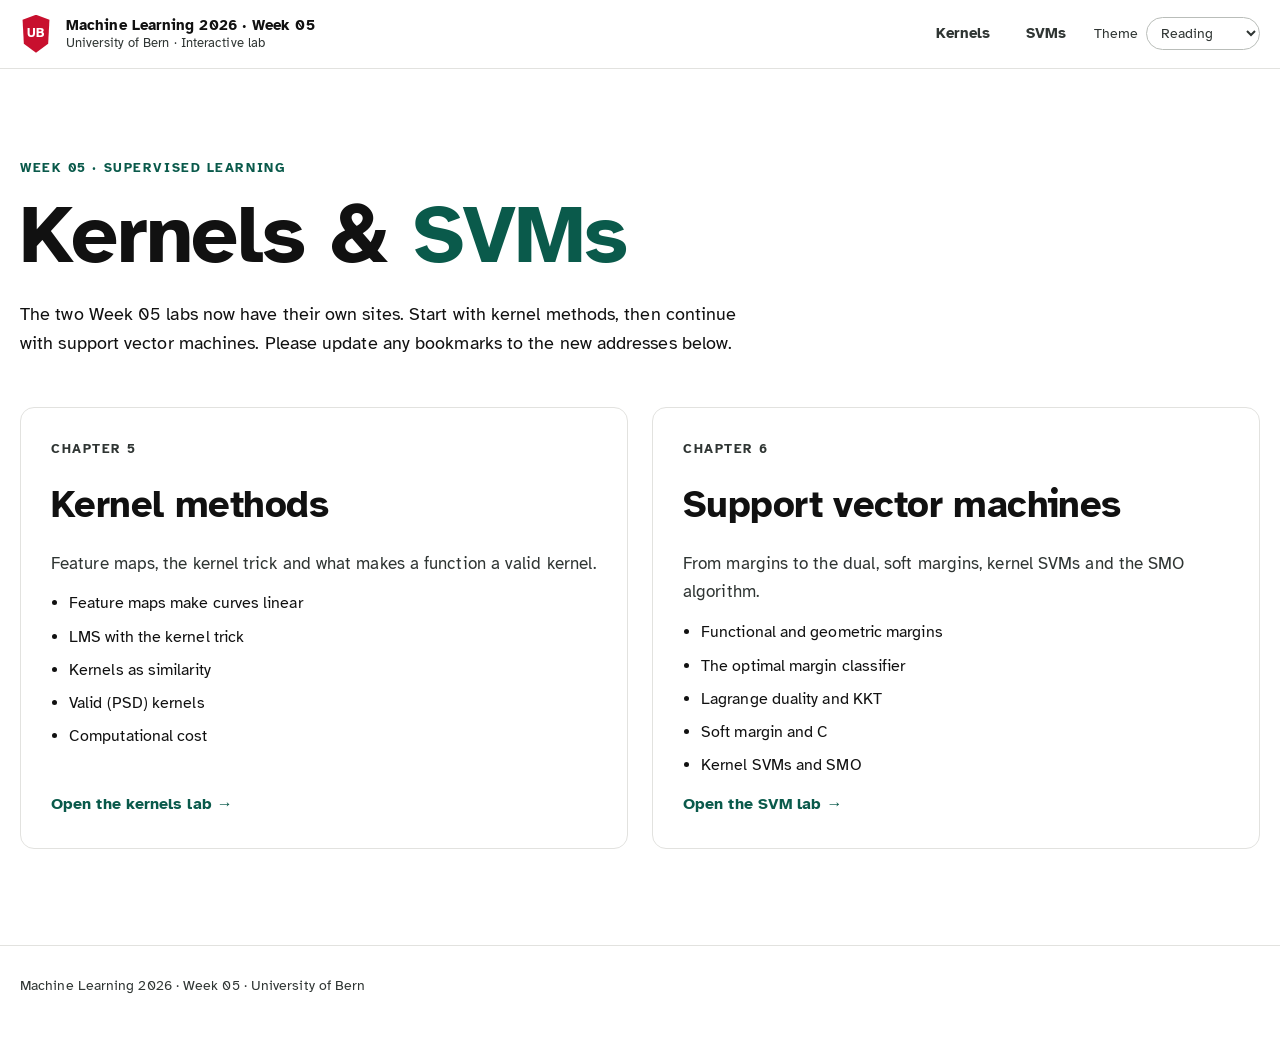
<file: index.html>
<!doctype html>
<html lang="en">
<head>
<meta charset="utf-8">
<meta name="viewport" content="width=device-width, initial-scale=1, viewport-fit=cover">
<title>Week 05 Interactive Labs</title>
<meta name="description" content="Interactive labs for Machine Learning 2026, Week 05: kernel methods and support vector machines.">
<link rel="preconnect" href="https://fonts.googleapis.com">
<link rel="preconnect" href="https://fonts.gstatic.com" crossorigin>
<link rel="stylesheet" href="https://fonts.googleapis.com/css2?family=Atkinson+Hyperlegible:ital,wght@0,400;0,700;1,400&family=Geist:wght@400;500;600;700&family=Geist+Mono:wght@400;600&family=Newsreader:ital,opsz,wght@0,6..72,400;0,6..72,500;1,6..72,400&display=swap">
<script>var t="reading";try{t=localStorage.getItem("w05-theme")||t;}catch(e){}if(t!=="auto")document.documentElement.setAttribute("data-theme",t);</script>
<style>
/* Layout: sticky course header → hero with module sequence → tabbed lab modules (controls left, plots right) → worked questions.
   Visual system: calm paper background, solid white surfaces, high-contrast ink, one deep-teal accent, blue/orange classes. */
:root {
  --bg: #f4f5f2;
  --surface: #ffffff;
  --surface-2: #f8f9f7;
  --fg: #16201c;
  --muted: #45534d;
  --faint: #66746e;
  --line: #dfe3df;
  --line-strong: #c9cfca;
  --header: rgba(244, 245, 242, .94);
  --primary: #0e6656;
  --primary-hover: #0b5547;
  --primary-soft: #e6f2ee;
  --primary-ink: #ffffff;
  --pos: #2160c4;
  --neg: #d9700f;
  --pos-soft: #e8effa;
  --neg-soft: #fcf1e6;
  --bad: #b8322a;
  --good: #1b7d52;
  --crest: #c8102e;
  --plot-bg: #ffffff;
  --plot-grid: rgba(22, 32, 28, .07);
  --plot-axis: rgba(22, 32, 28, .4);
  --plot-ink: #33413b;
  --shadow: 0 1px 2px rgba(22, 32, 28, .05), 0 6px 24px rgba(22, 32, 28, .06);
  --font-display: 'Newsreader', Georgia, 'Times New Roman', serif;
  --font-body: 'Geist', 'Helvetica Neue', Arial, sans-serif;
  --font-mono: 'Geist Mono', ui-monospace, 'SF Mono', Menlo, monospace;
  --radius: 14px;
}
@media (prefers-color-scheme: dark) {
  :root:not([data-theme="light"]):not([data-theme="reading"]) {
    --bg: #111614;
    --surface: #181f1c;
    --surface-2: #1d2521;
    --fg: #e9efec;
    --muted: #b6c3bd;
    --faint: #93a29b;
    --line: #2a3430;
    --line-strong: #3a4641;
    --header: rgba(17, 22, 20, .94);
    --primary: #4fc4a3;
    --primary-hover: #6dd3b6;
    --primary-soft: #1a302a;
    --primary-ink: #08140f;
    --pos: #74a8ff;
    --neg: #f5a24f;
    --pos-soft: #1b2638;
    --neg-soft: #33261a;
    --bad: #ff8577;
    --good: #66d6a2;
    --crest: #e0344d;
    --plot-bg: #161d1a;
    --plot-grid: rgba(233, 239, 236, .07);
    --plot-axis: rgba(233, 239, 236, .38);
    --plot-ink: #c8d4ce;
    --shadow: 0 1px 2px rgba(0, 0, 0, .3), 0 6px 24px rgba(0, 0, 0, .25);
    color-scheme: dark;
  }
}
:root[data-theme="dark"] {
  --bg: #111614;
  --surface: #181f1c;
  --surface-2: #1d2521;
  --fg: #e9efec;
  --muted: #b6c3bd;
  --faint: #93a29b;
  --line: #2a3430;
  --line-strong: #3a4641;
  --header: rgba(17, 22, 20, .94);
  --primary: #4fc4a3;
  --primary-hover: #6dd3b6;
  --primary-soft: #1a302a;
  --primary-ink: #08140f;
  --pos: #74a8ff;
  --neg: #f5a24f;
  --pos-soft: #1b2638;
  --neg-soft: #33261a;
  --bad: #ff8577;
  --good: #66d6a2;
  --crest: #e0344d;
  --plot-bg: #161d1a;
  --plot-grid: rgba(233, 239, 236, .07);
  --plot-axis: rgba(233, 239, 236, .38);
  --plot-ink: #c8d4ce;
  --shadow: 0 1px 2px rgba(0, 0, 0, .3), 0 6px 24px rgba(0, 0, 0, .25);
  color-scheme: dark;
}

/* Reading theme: white page, near-black ink, flat surfaces and a typeface designed for legibility */
:root[data-theme="reading"] {
  --bg: #ffffff;
  --surface: #ffffff;
  --surface-2: #f7f7f5;
  --fg: #111111;
  --muted: #2f3533;
  --faint: #4d5552;
  --line: #e2e2df;
  --line-strong: #b9bdb9;
  --header: rgba(255, 255, 255, .97);
  --primary: #0a5a4b;
  --primary-hover: #074538;
  --primary-soft: #edf5f2;
  --primary-ink: #ffffff;
  --pos: #1a56b8;
  --neg: #c25a00;
  --pos-soft: #eef3fb;
  --neg-soft: #fdf3ea;
  --bad: #a8261e;
  --good: #136b44;
  --plot-bg: #ffffff;
  --plot-grid: rgba(0, 0, 0, .08);
  --plot-axis: rgba(0, 0, 0, .5);
  --plot-ink: #1f2422;
  --shadow: none;
  --font-body: 'Atkinson Hyperlegible', 'Helvetica Neue', Arial, sans-serif;
  --font-display: 'Atkinson Hyperlegible', 'Helvetica Neue', Arial, sans-serif;
  color-scheme: light;
}
:root[data-theme="reading"] body { font-size: 17px; line-height: 1.7; letter-spacing: .005em; }
:root[data-theme="reading"] .hero h1,
:root[data-theme="reading"] .module-heading h2,
:root[data-theme="reading"] .questions h2,
:root[data-theme="reading"] .lab-card h2 { font-weight: 700; letter-spacing: -.015em; }
:root[data-theme="reading"] .hero h1 em { font-style: normal; }
:root[data-theme="reading"] .module-heading p.lead,
:root[data-theme="reading"] .hero-copy { font-size: 18px; color: var(--fg); }
:root[data-theme="reading"] .explainer p,
:root[data-theme="reading"] .status,
:root[data-theme="reading"] .steps li,
:root[data-theme="reading"] .takeaway { font-size: 17px; }
:root[data-theme="reading"] .hint,
:root[data-theme="reading"] .ctl-label,
:root[data-theme="reading"] .check,
:root[data-theme="reading"] .legend { font-size: 15.5px; }
:root[data-theme="reading"] .eyebrow,
:root[data-theme="reading"] .kicker,
:root[data-theme="reading"] .toolbar,
:root[data-theme="reading"] .controls h3,
:root[data-theme="reading"] .readout dt,
:root[data-theme="reading"] .plot-cell .cap,
:root[data-theme="reading"] .result > span,
:root[data-theme="reading"] .takeaway > span,
:root[data-theme="reading"] .explainer > span { font-size: 13px; }
:root[data-theme="reading"] .lab-module,
:root[data-theme="reading"] .q,
:root[data-theme="reading"] .hero-card,
:root[data-theme="reading"] .module-nav { border-color: var(--line-strong); }

/* Theme picker */
.theme-pick { display: inline-flex; align-items: center; gap: 8px; font-size: 14px; color: var(--muted); }
.theme-pick select { width: auto; padding: 6px 30px 6px 10px; font-size: 14px; border-radius: 999px; background-color: var(--surface); }
.header-right { display: flex; align-items: center; gap: 12px; flex-wrap: wrap; justify-content: flex-end; }
@media (max-width: 640px) { .theme-pick > span { display: none; } .theme-pick select { padding: 5px 8px; font-size: 13px; } }

* { box-sizing: border-box; }
[hidden] { display: none !important; }
html { scroll-behavior: smooth; -webkit-text-size-adjust: 100%; }
@media (prefers-reduced-motion: reduce) { html { scroll-behavior: auto; } * { transition: none !important; } }
body {
  margin: 0;
  color: var(--fg);
  background: var(--bg);
  font: 16px/1.65 var(--font-body);
  -webkit-font-smoothing: antialiased;
}
button, input, select { font: inherit; color: inherit; }
button { cursor: pointer; }
a { color: var(--primary); text-underline-offset: 2px; }
:focus-visible { outline: 2px solid var(--primary); outline-offset: 2px; }
.wrap {
  max-width: 1360px; margin: 0 auto;
  padding-left: max(20px, env(safe-area-inset-left, 0px));
  padding-right: max(20px, env(safe-area-inset-right, 0px));
}

/* Header */
.site-header {
  position: sticky; top: env(safe-area-inset-top, 0px); z-index: 30;
  border-bottom: 1px solid var(--line);
  background: var(--header); backdrop-filter: blur(10px); -webkit-backdrop-filter: blur(10px);
}
.site-header .wrap { display: flex; align-items: center; justify-content: space-between; gap: 16px; padding-block: 12px; }
.brand { display: flex; align-items: center; gap: 14px; min-width: 0; text-decoration: none; color: inherit; }
.crest {
  flex: 0 0 auto; display: grid; place-items: center; width: 32px; height: 38px; color: #fff; background: var(--crest);
  clip-path: polygon(50% 0, 92% 13%, 88% 76%, 50% 100%, 12% 76%, 8% 13%);
  font: 600 13px/1 var(--font-display); letter-spacing: .02em;
}
.brand-text { display: flex; flex-direction: column; min-width: 0; line-height: 1.35; }
.brand-text strong { font-size: 15px; white-space: nowrap; overflow: hidden; text-overflow: ellipsis; }
.brand-text span { font-size: 13px; color: var(--muted); }
.site-nav { display: flex; gap: 6px; flex-wrap: wrap; justify-content: flex-end; }
.site-nav a {
  padding: 8px 14px; border-radius: 999px; color: var(--muted); text-decoration: none; font-size: 15px; font-weight: 600;
  border: 1px solid transparent;
}
.site-nav a:hover { background: var(--surface); color: var(--fg); }
.site-nav a[aria-current="page"] { color: var(--primary); border-color: var(--line); background: var(--surface); }

/* Hero */
.hero { display: grid; grid-template-columns: minmax(0, 1fr) 360px; gap: clamp(28px, 6vw, 80px); align-items: end; padding-block: clamp(48px, 7vw, 88px) 48px; }
.eyebrow, .kicker { margin: 0 0 14px; color: var(--primary); font-size: 13px; font-weight: 700; letter-spacing: .12em; text-transform: uppercase; }
.hero h1 { margin: 0; font-family: var(--font-display); font-weight: 400; font-size: clamp(44px, 6.5vw, 84px); line-height: 1; letter-spacing: -.03em; text-wrap: balance; }
.hero h1 em { font-style: italic; color: var(--primary); }
.hero-copy { max-width: 62ch; margin: 24px 0 0; color: var(--muted); font-size: clamp(17px, 1.5vw, 19px); line-height: 1.65; }
.hero-card { padding: 22px 24px; border: 1px solid var(--line); border-radius: var(--radius); background: var(--surface); box-shadow: var(--shadow); }
.hero-card > span { color: var(--faint); font-size: 12px; font-weight: 700; letter-spacing: .12em; text-transform: uppercase; }
.hero-card ol { display: grid; margin: 10px 0 0; padding: 0; list-style: none; }
.hero-card li { display: flex; gap: 14px; align-items: baseline; padding: 11px 0; border-top: 1px solid var(--line); font-size: 16px; }
.hero-card li:first-child { border-top: 0; }
.hero-card b { flex: 0 0 2.4em; color: var(--primary); font: 600 13px var(--font-mono); }
.hero-card a { color: inherit; text-decoration: none; }
.hero-card a:hover { color: var(--primary); text-decoration: underline; }

/* Module tabs */
.module-nav {
  display: grid; grid-template-columns: repeat(var(--tabs, 5), minmax(0, 1fr)); gap: 6px; margin-bottom: 24px; padding: 6px;
  border: 1px solid var(--line); border-radius: calc(var(--radius) + 4px); background: var(--surface);
}
.module-nav button {
  display: flex; flex-direction: column; align-items: flex-start; gap: 2px; min-height: 64px; padding: 10px 16px;
  border: 0; border-radius: var(--radius); color: var(--muted); background: transparent; text-align: left; transition: background .15s ease;
}
.module-nav button:hover { background: var(--surface-2); color: var(--fg); }
.module-nav button[aria-selected="true"] { color: var(--primary-ink); background: var(--primary); }
.module-nav strong { font-size: 16px; line-height: 1.3; }
.module-nav small { font-size: 12px; font-weight: 650; letter-spacing: .06em; text-transform: uppercase; opacity: .85; }

.lab-module { padding: clamp(22px, 4vw, 48px); border: 1px solid var(--line); border-radius: calc(var(--radius) + 8px); background: var(--surface); box-shadow: var(--shadow); }
.module-heading { display: flex; justify-content: space-between; gap: 36px; align-items: flex-start; margin-bottom: 32px; }
.module-heading > div { min-width: 0; }
.module-heading h2 { margin: 0 0 14px; font-family: var(--font-display); font-weight: 400; font-size: clamp(32px, 3.6vw, 46px); letter-spacing: -.02em; line-height: 1.1; text-wrap: balance; }
.module-heading p.lead { max-width: 68ch; margin: 0; color: var(--muted); font-size: 17px; line-height: 1.7; }
.callout { flex: 0 0 auto; max-width: 400px; padding: 16px 20px; border: 1px solid var(--line); border-radius: var(--radius); background: var(--surface-2); color: var(--fg); font-size: 15px; }
.callout .src { display: block; margin-top: 6px; color: var(--faint); font-size: 13px; }

.preset-row { display: flex; flex-wrap: wrap; gap: 8px; align-items: center; margin-bottom: 16px; }
.preset-row > span { margin-right: 6px; color: var(--faint); font-size: 12px; font-weight: 700; letter-spacing: .1em; text-transform: uppercase; }
.chip {
  padding: 8px 15px; border: 1px solid var(--line-strong); border-radius: 999px; background: var(--surface); font-size: 14.5px; font-weight: 550;
}
.chip:hover { border-color: var(--primary); color: var(--primary); }
.chip[aria-pressed="true"] { border-color: var(--primary); color: var(--primary-ink); background: var(--primary); }
.explainer { margin: 0 0 28px; padding: 16px 22px; border-left: 4px solid var(--primary); border-radius: 0 var(--radius) var(--radius) 0; background: var(--primary-soft); }
.explainer > span { display: block; margin-bottom: 6px; color: var(--primary); font-size: 12px; font-weight: 750; letter-spacing: .1em; text-transform: uppercase; }
.explainer p { max-width: 95ch; margin: 0; font-size: 16px; line-height: 1.65; }

.lab-layout { display: grid; grid-template-columns: minmax(270px, 330px) minmax(0, 1fr); gap: 24px; }
.glass { border: 1px solid var(--line); border-radius: var(--radius); background: var(--surface); }
.controls { display: flex; flex-direction: column; gap: 22px; padding: 22px 22px 24px; min-width: 0; background: var(--surface-2); }
.controls h3 { margin: 4px 0 -6px; font-size: 12px; font-weight: 750; letter-spacing: .1em; text-transform: uppercase; color: var(--faint); }
.controls h3:first-child { margin-top: 0; }
.ctl { display: grid; gap: 8px; }
.ctl-label { display: flex; justify-content: space-between; align-items: baseline; gap: 10px; font-size: 14.5px; color: var(--muted); }
.ctl-label i { color: var(--primary); font: italic 600 17px var(--font-display); margin-right: 5px; }
.ctl-label output { color: var(--fg); font: 600 14px var(--font-mono); font-variant-numeric: tabular-nums; white-space: nowrap; }
.ctl.is-disabled { opacity: .45; }
input[type="range"] { width: 100%; accent-color: var(--primary); margin: 0; height: 24px; }
select { width: 100%; padding: 9px 12px; border: 1px solid var(--line-strong); border-radius: 10px; background: var(--surface); font-size: 15px; }
.seg { display: flex; flex-wrap: wrap; gap: 4px; padding: 4px; border: 1px solid var(--line-strong); border-radius: 12px; background: var(--surface); }
.seg button { flex: 1 1 auto; padding: 8px 10px; border: 0; border-radius: 9px; background: transparent; color: var(--muted); font-size: 14px; font-weight: 600; }
.seg button:hover { color: var(--fg); }
.seg button[aria-pressed="true"] { background: var(--primary); color: var(--primary-ink); }
.check { display: flex; gap: 10px; align-items: center; font-size: 15px; color: var(--fg); }
.check input { accent-color: var(--primary); width: 18px; height: 18px; flex: 0 0 auto; }
.btn-row { display: flex; flex-wrap: wrap; gap: 8px; }
.btn { padding: 9px 15px; border: 1px solid var(--line-strong); border-radius: 10px; background: var(--surface); font-size: 14.5px; font-weight: 600; }
.btn:hover { border-color: var(--primary); color: var(--primary); }
.btn.primary { border-color: var(--primary); background: var(--primary); color: var(--primary-ink); }
.btn.primary:hover { background: var(--primary-hover); color: var(--primary-ink); }
.btn:disabled { opacity: .45; cursor: default; }
.hint { margin: 0; color: var(--muted); font-size: 14px; line-height: 1.6; }

.visual { min-width: 0; overflow: hidden; display: flex; flex-direction: column; }
.toolbar { display: flex; justify-content: space-between; align-items: center; flex-wrap: wrap; gap: 8px 20px; padding: 14px 20px; border-bottom: 1px solid var(--line); color: var(--faint); font-size: 12px; font-weight: 700; letter-spacing: .08em; text-transform: uppercase; }
.legend { display: flex; flex-wrap: wrap; gap: 8px 16px; text-transform: none; letter-spacing: 0; font-weight: 500; font-size: 14px; color: var(--muted); }
.legend span { display: inline-flex; align-items: center; gap: 7px; }
.sw { display: inline-block; width: 12px; height: 12px; border-radius: 50%; }
.sw.pos { background: var(--pos); }
.sw.neg { background: var(--neg); border-radius: 2px; }
.sw.line { width: 20px; height: 0; border-radius: 0; border-top: 2px solid var(--fg); }
.sw.dash { width: 20px; height: 0; border-radius: 0; border-top: 2px dashed var(--muted); }
.sw.sv { background: transparent; border: 2px solid var(--fg); }
.plots { display: grid; gap: 1px; background: var(--line); }
.plots.two { grid-template-columns: minmax(0, 1.35fr) minmax(0, 1fr); }
.plots.two-even { grid-template-columns: repeat(2, minmax(0, 1fr)); }
.plot-cell { position: relative; min-width: 0; background: var(--plot-bg); }
.plot-cell .cap { position: absolute; left: 14px; top: 9px; font-size: 12px; font-weight: 700; letter-spacing: .06em; text-transform: uppercase; color: var(--faint); pointer-events: none; }
canvas.plot { display: block; width: 100%; aspect-ratio: 4 / 3; touch-action: none; }
canvas.plot.wide { aspect-ratio: 16 / 9; }
canvas.plot.short { aspect-ratio: 5 / 2; }
canvas.plot.square { aspect-ratio: 1 / 1; }
canvas.plot.static { touch-action: auto; }

.readout { display: grid; grid-template-columns: repeat(auto-fit, minmax(170px, 1fr)); gap: 1px; background: var(--line); border-top: 1px solid var(--line); }
.readout div { padding: 14px 18px; background: var(--surface); min-width: 0; }
.readout dt { margin: 0; color: var(--faint); font-size: 12px; font-weight: 700; letter-spacing: .06em; text-transform: uppercase; }
.readout dd { margin: 4px 0 0; font: 600 16px var(--font-mono); font-variant-numeric: tabular-nums; overflow-wrap: anywhere; }
.status { padding: 16px 20px; border-top: 1px solid var(--line); font-size: 16px; line-height: 1.65; color: var(--fg); background: var(--surface-2); }
.status b.ok { color: var(--good); }
.status b.bad { color: var(--bad); }
.tag { display: inline-block; padding: 1px 7px; border-radius: 6px; font: 600 12px var(--font-mono); }
.tag.ok { color: var(--good); background: color-mix(in srgb, var(--good) 14%, transparent); }
.tag.bad { color: var(--bad); background: color-mix(in srgb, var(--bad) 14%, transparent); }

.mat-wrap { overflow-x: auto; padding: 16px 20px; }
table.mat { border-collapse: collapse; font: 13.5px var(--font-mono); font-variant-numeric: tabular-nums; }
table.mat td, table.mat th { padding: 6px 10px; text-align: right; border: 1px solid var(--line); }
table.mat th { color: var(--faint); font-weight: 600; background: var(--surface-2); }

.math-block { overflow-x: auto; overflow-y: hidden; padding: 2px 0; }
mjx-container[display="true"] { margin: .6em 0 !important; }

/* Questions */
.questions { padding-block: 72px 96px; }
.questions > header { max-width: 70ch; margin-bottom: 28px; }
.questions h2 { margin: 0 0 12px; font-family: var(--font-display); font-weight: 400; font-size: clamp(32px, 3.6vw, 46px); letter-spacing: -.02em; }
.questions > header p { margin: 0; color: var(--muted); font-size: 17px; }
.q-list { display: grid; gap: 16px; }
.q { border: 1px solid var(--line); border-radius: var(--radius); background: var(--surface); box-shadow: var(--shadow); }
.q > summary { display: grid; grid-template-columns: auto minmax(0, 1fr) auto; gap: 18px; align-items: baseline; padding: 22px 26px; cursor: pointer; list-style: none; }
.q > summary:hover .q-toggle { color: var(--primary); }
.q > summary::-webkit-details-marker { display: none; }
.q-id { font: 600 14px var(--font-mono); color: var(--primary); }
.q-title { font-size: 18px; font-weight: 600; line-height: 1.45; }
.q-title small { display: block; margin-top: 6px; color: var(--muted); font-size: 15.5px; font-weight: 400; line-height: 1.6; }
.q-toggle { color: var(--faint); font-size: 14px; font-weight: 650; white-space: nowrap; }
.q[open] .q-toggle::after { content: ' ▴'; }
.q:not([open]) .q-toggle::after { content: ' ▾'; }
.q-body { display: grid; grid-template-columns: minmax(0, 1.1fr) minmax(0, 1fr); gap: 36px; padding: 8px 26px 28px; border-top: 1px solid var(--line); margin-top: -4px; padding-top: 24px; }
.q-body > * { min-width: 0; }
.steps { margin: 0; padding: 0; list-style: none; counter-reset: step; display: grid; gap: 16px; }
.steps li { counter-increment: step; position: relative; padding-left: 40px; font-size: 16px; line-height: 1.7; }
.steps li::before { content: counter(step); position: absolute; left: 0; top: 2px; display: grid; place-items: center; width: 26px; height: 26px; border-radius: 50%; background: var(--primary-soft); color: var(--primary); font: 600 13px var(--font-mono); }
.q-side { display: flex; flex-direction: column; gap: 16px; }
.result { padding: 16px 20px; border: 1px solid var(--line); border-radius: var(--radius); background: var(--surface-2); font-size: 15.5px; line-height: 1.7; }
.result > span, .takeaway > span { display: block; margin-bottom: 6px; font-size: 12px; font-weight: 750; letter-spacing: .09em; text-transform: uppercase; color: var(--faint); }
.takeaway { padding: 16px 20px; border-left: 4px solid var(--neg); border-radius: 0 var(--radius) var(--radius) 0; background: var(--neg-soft); font-size: 16px; line-height: 1.65; }
.q-side canvas.plot { border-radius: var(--radius); border: 1px solid var(--line); background: var(--plot-bg); }

footer.site-footer { padding-block: 28px 44px; border-top: 1px solid var(--line); color: var(--muted); font-size: 14px; }
footer.site-footer .wrap { display: flex; flex-wrap: wrap; justify-content: space-between; gap: 12px; }

@media (max-width: 1080px) {
  .hero { grid-template-columns: 1fr; }
  .module-nav { grid-template-columns: repeat(3, minmax(0, 1fr)); }
  .lab-layout { grid-template-columns: 1fr; }
  .plots.two { grid-template-columns: 1fr; }
  .q-body { grid-template-columns: 1fr; gap: 24px; }
}
@media (max-width: 640px) {
  body { font-size: 15.5px; }
  .module-heading { flex-direction: column; gap: 20px; margin-bottom: 24px; }
  .callout { max-width: 100%; align-self: stretch; }
  .module-nav { grid-template-columns: repeat(2, minmax(0, 1fr)); }
  .plots.two-even { grid-template-columns: 1fr; }
  .site-nav a.opt { display: none; }
  .site-nav a { padding: 6px 10px; font-size: 14px; }
  .brand-text span { display: none; }
  .q > summary { grid-template-columns: auto minmax(0, 1fr); padding: 18px 18px; }
  .q-toggle { grid-column: 2; }
  .q-body { padding: 20px 18px 22px; }
  .lab-module { padding: 18px; border-radius: var(--radius); }
  .controls { padding: 18px; }
}

/* Keep wide equations inside their boxes on narrow screens */
.callout { min-width: 0; overflow-x: auto; overflow-y: hidden; }
mjx-container[display="true"] { max-width: 100%; overflow-x: auto; overflow-y: hidden; }
.steps li, .q-title, .result, .takeaway, .lead, .explainer p, .hint, .status { min-width: 0; overflow-x: auto; overflow-y: hidden; }

</style>
<style>
  .lab-cards { display: grid; grid-template-columns: repeat(2, minmax(0, 1fr)); gap: 24px; padding-bottom: 96px; }
  .lab-card { display: flex; flex-direction: column; gap: 12px; padding: 30px; border: 1px solid var(--line); border-radius: var(--radius); background: var(--surface); box-shadow: var(--shadow); color: inherit; text-decoration: none; transition: transform .15s ease, border-color .15s ease; }
  .lab-card:hover { transform: translateY(-2px); border-color: var(--primary); }
  .lab-card h2 { margin: 0; font-family: var(--font-display); font-weight: 400; font-size: clamp(28px, 3vw, 40px); letter-spacing: -.02em; }
  .lab-card p { margin: 0; color: var(--muted); }
  .lab-card ul { margin: 0; padding-left: 18px; color: var(--fg); font-size: 16px; display: grid; gap: 6px; }
  .lab-card .go { margin-top: auto; color: var(--primary); font-weight: 650; font-size: 16px; }
  @media (max-width: 760px) { .lab-cards { grid-template-columns: 1fr; } }
</style>
</head>
<body>
<header class="site-header">
  <div class="wrap">
    <a class="brand" href="./">
      <span class="crest" aria-hidden="true">UB</span>
      <span class="brand-text"><strong>Machine Learning 2026 · Week 05</strong><span>University of Bern · Interactive lab</span></span>
    </a>
    <div class="header-right">
      <nav class="site-nav" aria-label="Labs">
      <a href="https://sebastian-stapf.github.io/ml2026-week05-kernels/">Kernels</a>
      <a href="https://sebastian-stapf.github.io/ml2026-week05-svm/">SVMs</a>
    </nav>
      <label class="theme-pick"><span>Theme</span>
        <select id="theme-select" aria-label="Colour theme">
          <option value="auto">Auto</option>
          <option value="light">Light</option>
          <option value="reading">Reading</option>
          <option value="dark">Dark</option>
        </select>
      </label>
    </div>
  </div>
</header>
<main>
  <section class="wrap hero" style="grid-template-columns: 1fr">
    <div>
      <p class="eyebrow">Week 05 · Supervised learning</p>
      <h1>Kernels &amp; <em>SVMs</em></h1>
      <p class="hero-copy">The two Week 05 labs now have their own sites. Start with kernel methods, then continue with support vector machines. Please update any bookmarks to the new addresses below.</p>
    </div>
  </section>
  <section class="wrap lab-cards">
    <a class="lab-card" href="https://sebastian-stapf.github.io/ml2026-week05-kernels/">
      <p class="kicker" style="margin:0">Chapter 5</p>
      <h2>Kernel methods</h2>
      <p>Feature maps, the kernel trick and what makes a function a valid kernel.</p>
      <ul>
        <li>Feature maps make curves linear</li>
        <li>LMS with the kernel trick</li>
        <li>Kernels as similarity</li>
        <li>Valid (PSD) kernels</li>
        <li>Computational cost</li>
      </ul>
      <span class="go">Open the kernels lab →</span>
    </a>
    <a class="lab-card" href="https://sebastian-stapf.github.io/ml2026-week05-svm/">
      <p class="kicker" style="margin:0">Chapter 6</p>
      <h2>Support vector machines</h2>
      <p>From margins to the dual, soft margins, kernel SVMs and the SMO algorithm.</p>
      <ul>
        <li>Functional and geometric margins</li>
        <li>The optimal margin classifier</li>
        <li>Lagrange duality and KKT</li>
        <li>Soft margin and C</li>
        <li>Kernel SVMs and SMO</li>
      </ul>
      <span class="go">Open the SVM lab →</span>
    </a>
  </section>
</main>
<footer class="site-footer">
  <div class="wrap"><span>Machine Learning 2026 · Week 05 · University of Bern</span></div>
</footer>
<script>
/* Shared helpers for the Week 05 interactive labs: plotting on canvas, dragging,
   tabs, small linear algebra, kernels and an SMO solver for the SVM dual. */
(function () {
  'use strict';
  const L = {};
  window.Lab = L;

  L.$ = (s, r = document) => r.querySelector(s);
  L.$$ = (s, r = document) => Array.from(r.querySelectorAll(s));
  L.css = name => getComputedStyle(document.documentElement).getPropertyValue(name).trim();
  L.clamp = (v, a, b) => Math.max(a, Math.min(b, v));
  L.fmt = (v, d = 3) => {
    if (!isFinite(v)) return v > 0 ? '∞' : v < 0 ? '−∞' : '—';
    const s = Math.abs(v) >= 1e4 || (Math.abs(v) > 0 && Math.abs(v) < 1e-3) ? v.toExponential(2) : v.toFixed(d);
    return s.replace('-', '−');
  };
  L.rgb = name => {
    const s = L.css(name);
    if (s.startsWith('#')) {
      const h = s.length === 4 ? s.slice(1).split('').map(c => c + c).join('') : s.slice(1, 7);
      return [parseInt(h.slice(0, 2), 16), parseInt(h.slice(2, 4), 16), parseInt(h.slice(4, 6), 16)];
    }
    const m = s.match(/[\d.]+/g) || [0, 0, 0];
    return [+m[0], +m[1], +m[2]];
  };
  L.reducedMotion = () => matchMedia('(prefers-reduced-motion: reduce)').matches;

  /* ---------- theme change → redraw ---------- */
  const themeListeners = new Set();
  L.onTheme = fn => themeListeners.add(fn);
  const fireTheme = () => themeListeners.forEach(f => f());
  matchMedia('(prefers-color-scheme: dark)').addEventListener('change', fireTheme);
  new MutationObserver(fireTheme).observe(document.documentElement, { attributes: true, attributeFilter: ['data-theme'] });
  if (document.fonts) { document.fonts.addEventListener('loadingdone', fireTheme); document.fonts.ready.then(fireTheme); }

  /* ---------- theme picker (Auto / Light / Reading / Dark); Reading is the default ---------- */
  L.themePicker = () => {
    const sel = document.getElementById('theme-select');
    if (!sel) return;
    let cur = 'reading';
    try { cur = localStorage.getItem('w05-theme') || 'reading'; } catch (e) { /* storage unavailable */ }
    sel.value = cur;
    sel.addEventListener('change', () => {
      const v = sel.value;
      if (v === 'auto') document.documentElement.removeAttribute('data-theme');
      else document.documentElement.setAttribute('data-theme', v);
      try { localStorage.setItem('w05-theme', v); } catch (e) { /* storage unavailable */ }
    });
  };
  L.themePicker();

  /* ---------- MathJax re-typeset for dynamic content ---------- */
  L.typeset = els => {
    if (window.MathJax && MathJax.typesetPromise) {
      (MathJax.startup && MathJax.startup.promise ? MathJax.startup.promise : Promise.resolve())
        .then(() => MathJax.typesetPromise(els)).catch(() => {});
    }
  };

  /* ---------- controls ---------- */
  // Bind a range input to an <output>; returns a getter. map converts slider value to model value.
  L.range = (id, { map = v => v, show = v => v, on } = {}) => {
    const el = document.getElementById(id);
    const out = document.querySelector(`output[for="${id}"]`);
    const get = () => map(parseFloat(el.value));
    const upd = () => { if (out) out.textContent = show(get()); };
    el.addEventListener('input', () => { upd(); on && on(get()); });
    upd();
    get.el = el;
    get.set = raw => { el.value = raw; upd(); };
    get.refresh = upd;
    return get;
  };
  // Segmented buttons: container with buttons[data-v]; returns getter
  L.seg = (id, on) => {
    const box = document.getElementById(id);
    let val = (box.querySelector('[aria-pressed="true"]') || box.querySelector('button')).dataset.v;
    const set = v => {
      val = v;
      box.querySelectorAll('button').forEach(b => b.setAttribute('aria-pressed', String(b.dataset.v === v)));
    };
    box.addEventListener('click', e => {
      const b = e.target.closest('button[data-v]');
      if (!b) return;
      set(b.dataset.v); on && on(val);
    });
    set(val);
    const get = () => val;
    get.set = set;
    return get;
  };
  // Preset chips: row with buttons[data-preset]
  L.presets = (rowId, explainerId, table, apply) => {
    const row = document.getElementById(rowId);
    const exp = explainerId && document.getElementById(explainerId);
    const select = key => {
      row.querySelectorAll('button[data-preset]').forEach(b => b.setAttribute('aria-pressed', String(b.dataset.preset === key)));
      if (exp && table[key]) { exp.querySelector('p').innerHTML = table[key].text; L.typeset([exp]); }
      apply(key, table[key]);
    };
    row.addEventListener('click', e => {
      const b = e.target.closest('button[data-preset]');
      if (b) select(b.dataset.preset);
    });
    return {
      select,
      clear: () => row.querySelectorAll('button[data-preset]').forEach(b => b.setAttribute('aria-pressed', 'false'))
    };
  };

  /* ---------- tabs ---------- */
  L.tabs = (navId) => {
    const nav = document.getElementById(navId);
    const btns = L.$$('button[role="tab"]', nav);
    const show = id => {
      btns.forEach(b => {
        const on = b.getAttribute('aria-controls') === id;
        b.setAttribute('aria-selected', String(on));
        b.tabIndex = on ? 0 : -1;
        document.getElementById(b.getAttribute('aria-controls')).hidden = !on;
      });
      try { localStorage.setItem('tab:' + location.pathname + navId, id); } catch (e) { /* storage unavailable */ }
    };
    nav.addEventListener('click', e => {
      const b = e.target.closest('button[role="tab"]');
      if (b) show(b.getAttribute('aria-controls'));
    });
    nav.addEventListener('keydown', e => {
      const i = btns.indexOf(document.activeElement);
      if (i < 0) return;
      if (e.key === 'ArrowRight' || e.key === 'ArrowLeft') {
        const j = (i + (e.key === 'ArrowRight' ? 1 : btns.length - 1)) % btns.length;
        btns[j].focus(); show(btns[j].getAttribute('aria-controls'));
        e.preventDefault();
      }
    });
    const ids = btns.map(b => b.getAttribute('aria-controls'));
    const fromHash = location.hash.slice(1);
    let start = ids.includes(fromHash) ? fromHash : null;
    if (!start) { try { const s = localStorage.getItem('tab:' + location.pathname + navId); if (ids.includes(s)) start = s; } catch (e) { /* ignore */ } }
    show(start || ids[0]);
    L.$$('a[data-tab]').forEach(a => a.addEventListener('click', ev => {
      ev.preventDefault(); show(a.dataset.tab);
      document.getElementById(navId).scrollIntoView({ behavior: L.reducedMotion() ? 'auto' : 'smooth', block: 'start' });
    }));
    return { show };
  };

  /* ---------- Plot ---------- */
  class Plot {
    constructor(canvas, opts = {}) {
      this.c = typeof canvas === 'string' ? document.getElementById(canvas) : canvas;
      this.ctx = this.c.getContext('2d');
      this.o = Object.assign({ xmin: -1, xmax: 1, ymin: -1, ymax: 1, equal: false, pad: { l: 44, r: 14, t: 28, b: 36 } }, opts);
      this.o.pad = Object.assign({ l: 44, r: 14, t: 28, b: 36 }, opts.pad || {});
      this.draw = () => {};
      this._raf = 0;
      new ResizeObserver(() => this.render()).observe(this.c);
      L.onTheme(() => this.render());
    }
    range(xmin, xmax, ymin, ymax) { Object.assign(this.o, { xmin, xmax, ymin, ymax }); return this; }
    layout() {
      const dpr = window.devicePixelRatio || 1;
      const w = this.c.clientWidth, h = this.c.clientHeight;
      if (this.c.width !== Math.round(w * dpr) || this.c.height !== Math.round(h * dpr)) {
        this.c.width = Math.round(w * dpr); this.c.height = Math.round(h * dpr);
      }
      this.ctx.setTransform(dpr, 0, 0, dpr, 0, 0);
      this.w = w; this.h = h;
      const p = this.o.pad;
      let { xmin, xmax, ymin, ymax } = this.o;
      const pw = Math.max(10, w - p.l - p.r), ph = Math.max(10, h - p.t - p.b);
      if (this.o.equal) {
        const s = Math.min(pw / (xmax - xmin), ph / (ymax - ymin));
        const cx = (xmin + xmax) / 2, cy = (ymin + ymax) / 2;
        xmin = cx - pw / s / 2; xmax = cx + pw / s / 2; ymin = cy - ph / s / 2; ymax = cy + ph / s / 2;
      }
      this.v = { xmin, xmax, ymin, ymax };
      this.pw = pw; this.ph = ph;
      this.sx = pw / (xmax - xmin); this.sy = ph / (ymax - ymin);
    }
    X(x) { return this.o.pad.l + (x - this.v.xmin) * this.sx; }
    Y(y) { return this.o.pad.t + (this.v.ymax - y) * this.sy; }
    wx(px) { return this.v.xmin + (px - this.o.pad.l) / this.sx; }
    wy(py) { return this.v.ymax - (py - this.o.pad.t) / this.sy; }
    render() {
      if (!this.c.clientWidth || !this.c.clientHeight) return;
      this.layout();
      const ctx = this.ctx;
      ctx.clearRect(0, 0, this.w, this.h);
      ctx.fillStyle = L.css('--plot-bg');
      ctx.fillRect(0, 0, this.w, this.h);
      ctx.save();
      this.draw(this, ctx);
      ctx.restore();
    }
    request() {
      if (this._raf) return;
      this._raf = requestAnimationFrame(() => { this._raf = 0; this.render(); });
    }
    clip(fn) {
      const ctx = this.ctx, p = this.o.pad;
      ctx.save(); ctx.beginPath(); ctx.rect(p.l, p.t, this.pw, this.ph); ctx.clip();
      fn(ctx); ctx.restore();
    }
    static niceStep(span, target) {
      const raw = span / target, mag = Math.pow(10, Math.floor(Math.log10(raw)));
      const r = raw / mag;
      return (r < 1.5 ? 1 : r < 3 ? 2 : r < 7 ? 5 : 10) * mag;
    }
    axes({ xlabel = '', ylabel = '', xticks = 6, yticks = 5, xfmt, yfmt, zero = true } = {}) {
      const ctx = this.ctx, v = this.v, p = this.o.pad;
      const grid = L.css('--plot-grid'), axis = L.css('--plot-axis'), ink = L.css('--plot-ink');
      const sx = Plot.niceStep(v.xmax - v.xmin, Math.max(2, Math.min(xticks, this.pw / 60)));
      const sy = Plot.niceStep(v.ymax - v.ymin, Math.max(2, Math.min(yticks, this.ph / 40)));
      const dec = s => Math.max(0, -Math.floor(Math.log10(s) + 1e-9));
      xfmt = xfmt || (t => t.toFixed(dec(sx)).replace('-', '−'));
      yfmt = yfmt || (t => t.toFixed(dec(sy)).replace('-', '−'));
      ctx.lineWidth = 1;
      ctx.font = `12.5px ${L.css('--font-mono')}`;
      ctx.fillStyle = ink;
      ctx.strokeStyle = grid;
      ctx.textAlign = 'center'; ctx.textBaseline = 'top';
      for (let t = Math.ceil(v.xmin / sx) * sx; t <= v.xmax + 1e-9; t += sx) {
        const x = Math.round(this.X(t)) + .5;
        ctx.beginPath(); ctx.moveTo(x, p.t); ctx.lineTo(x, p.t + this.ph); ctx.stroke();
        ctx.fillText(xfmt(Math.abs(t) < 1e-12 ? 0 : t), x, p.t + this.ph + 5);
      }
      ctx.textAlign = 'right'; ctx.textBaseline = 'middle';
      for (let t = Math.ceil(v.ymin / sy) * sy; t <= v.ymax + 1e-9; t += sy) {
        const y = Math.round(this.Y(t)) + .5;
        ctx.beginPath(); ctx.moveTo(p.l, y); ctx.lineTo(p.l + this.pw, y); ctx.stroke();
        ctx.fillText(yfmt(Math.abs(t) < 1e-12 ? 0 : t), p.l - 6, y);
      }
      ctx.strokeStyle = axis;
      if (zero) {
        if (v.ymin < 0 && v.ymax > 0) { const y = Math.round(this.Y(0)) + .5; ctx.beginPath(); ctx.moveTo(p.l, y); ctx.lineTo(p.l + this.pw, y); ctx.stroke(); }
        if (v.xmin < 0 && v.xmax > 0) { const x = Math.round(this.X(0)) + .5; ctx.beginPath(); ctx.moveTo(x, p.t); ctx.lineTo(x, p.t + this.ph); ctx.stroke(); }
      }
      ctx.strokeRect(p.l + .5, p.t + .5, this.pw - 1, this.ph - 1);
      ctx.font = `italic 14.5px ${L.css('--font-display')}`;
      ctx.fillStyle = ink;
      if (xlabel) { ctx.textAlign = 'right'; ctx.textBaseline = 'bottom'; ctx.fillText(xlabel, p.l + this.pw - 6, p.t + this.ph - 4); }
      if (ylabel) { ctx.textAlign = 'left'; ctx.textBaseline = 'top'; ctx.fillText(ylabel, p.l + 6, p.t + 5); }
    }
    // Heat map of f over the plot area; color(value) → [r,g,b,a(0..255)]
    heat(f, color, res = 4) {
      const cols = Math.ceil(this.pw / res), rows = Math.ceil(this.ph / res);
      if (!this._off) this._off = document.createElement('canvas');
      const off = this._off; off.width = cols; off.height = rows;
      const octx = off.getContext('2d');
      const img = octx.createImageData(cols, rows);
      for (let j = 0; j < rows; j++) {
        const y = this.wy(this.o.pad.t + (j + .5) * this.ph / rows);
        for (let i = 0; i < cols; i++) {
          const x = this.wx(this.o.pad.l + (i + .5) * this.pw / cols);
          const c = color(f(x, y));
          const k = 4 * (j * cols + i);
          img.data[k] = c[0]; img.data[k + 1] = c[1]; img.data[k + 2] = c[2]; img.data[k + 3] = c[3];
        }
      }
      octx.putImageData(img, 0, 0);
      const ctx = this.ctx;
      ctx.save(); ctx.imageSmoothingEnabled = true;
      ctx.drawImage(off, this.o.pad.l, this.o.pad.t, this.pw, this.ph);
      ctx.restore();
    }
    // Marching-squares contour of f = level, drawn as line segments
    contour(f, level, { res = 5, color, width = 2, dash = [] } = {}) {
      const cols = Math.ceil(this.pw / res) + 1, rows = Math.ceil(this.ph / res) + 1;
      const vals = new Float64Array(cols * rows);
      const px = i => this.o.pad.l + i * this.pw / (cols - 1), py = j => this.o.pad.t + j * this.ph / (rows - 1);
      for (let j = 0; j < rows; j++) for (let i = 0; i < cols; i++) vals[j * cols + i] = f(this.wx(px(i)), this.wy(py(j))) - level;
      const ctx = this.ctx;
      ctx.save(); ctx.strokeStyle = color; ctx.lineWidth = width; ctx.setLineDash(dash); ctx.beginPath();
      const lerp = (a, b) => a / (a - b);
      for (let j = 0; j < rows - 1; j++) for (let i = 0; i < cols - 1; i++) {
        const a = vals[j * cols + i], b = vals[j * cols + i + 1], c = vals[(j + 1) * cols + i + 1], d = vals[(j + 1) * cols + i];
        const pts = [];
        const x0 = px(i), x1 = px(i + 1), y0 = py(j), y1 = py(j + 1);
        if ((a > 0) !== (b > 0)) pts.push([x0 + (x1 - x0) * lerp(a, b), y0]);
        if ((b > 0) !== (c > 0)) pts.push([x1, y0 + (y1 - y0) * lerp(b, c)]);
        if ((d > 0) !== (c > 0)) pts.push([x0 + (x1 - x0) * lerp(d, c), y1]);
        if ((a > 0) !== (d > 0)) pts.push([x0, y0 + (y1 - y0) * lerp(a, d)]);
        if (pts.length >= 2) { ctx.moveTo(pts[0][0], pts[0][1]); ctx.lineTo(pts[1][0], pts[1][1]); }
        if (pts.length === 4) { ctx.moveTo(pts[2][0], pts[2][1]); ctx.lineTo(pts[3][0], pts[3][1]); }
      }
      ctx.stroke(); ctx.restore();
    }
    // Draw an infinite line a*x + b*y + c = 0 clipped to the view
    line(a, b, c, style = {}) {
      const v = this.v, ctx = this.ctx;
      let p1, p2;
      if (Math.abs(b) > Math.abs(a)) { p1 = [v.xmin, -(a * v.xmin + c) / b]; p2 = [v.xmax, -(a * v.xmax + c) / b]; }
      else if (Math.abs(a) > 1e-12) { p1 = [-(b * v.ymin + c) / a, v.ymin]; p2 = [-(b * v.ymax + c) / a, v.ymax]; }
      else return;
      this.clip(() => {
        ctx.strokeStyle = style.color || L.css('--fg'); ctx.lineWidth = style.width || 2; ctx.setLineDash(style.dash || []);
        ctx.beginPath(); ctx.moveTo(this.X(p1[0]), this.Y(p1[1])); ctx.lineTo(this.X(p2[0]), this.Y(p2[1])); ctx.stroke();
      });
    }
    curve(f, { color, width = 2.2, dash = [], x0, x1, n } = {}) {
      const ctx = this.ctx;
      x0 = x0 ?? this.v.xmin; x1 = x1 ?? this.v.xmax; n = n || Math.max(100, Math.round(this.pw / 2));
      this.clip(() => {
        ctx.strokeStyle = color || L.css('--fg'); ctx.lineWidth = width; ctx.setLineDash(dash);
        ctx.beginPath();
        let pen = false;
        for (let i = 0; i <= n; i++) {
          const x = x0 + (x1 - x0) * i / n, y = f(x);
          if (!isFinite(y)) { pen = false; continue; }
          const Y = L.clamp(this.Y(y), -1e4, 1e4);
          if (!pen) { ctx.moveTo(this.X(x), Y); pen = true; } else ctx.lineTo(this.X(x), Y);
        }
        ctx.stroke();
      });
    }
    // Class marker: +1 = filled circle (blue), −1 = filled square (orange)
    marker(x, y, label, { r = 6, ring = false, faded = false, ringColor } = {}) {
      const ctx = this.ctx, X = this.X(x), Y = this.Y(y);
      ctx.save();
      ctx.globalAlpha = faded ? .35 : 1;
      ctx.fillStyle = label > 0 ? L.css('--pos') : L.css('--neg');
      ctx.strokeStyle = L.css('--plot-bg'); ctx.lineWidth = 1.5;
      ctx.beginPath();
      if (label > 0) ctx.arc(X, Y, r, 0, 2 * Math.PI); else ctx.rect(X - r * .9, Y - r * .9, r * 1.8, r * 1.8);
      ctx.fill(); ctx.stroke();
      if (ring) {
        ctx.globalAlpha = 1; ctx.strokeStyle = ringColor || L.css('--fg'); ctx.lineWidth = 2;
        ctx.beginPath(); ctx.arc(X, Y, r + 5, 0, 2 * Math.PI); ctx.stroke();
      }
      ctx.restore();
    }
    dot(x, y, { r = 4, color } = {}) {
      const ctx = this.ctx;
      ctx.fillStyle = color || L.css('--fg');
      ctx.beginPath(); ctx.arc(this.X(x), this.Y(y), r, 0, 2 * Math.PI); ctx.fill();
    }
    arrow(x0, y0, x1, y1, { color, width = 2 } = {}) {
      const ctx = this.ctx, X0 = this.X(x0), Y0 = this.Y(y0), X1 = this.X(x1), Y1 = this.Y(y1);
      const a = Math.atan2(Y1 - Y0, X1 - X0), h = 9;
      ctx.save(); ctx.strokeStyle = ctx.fillStyle = color || L.css('--fg'); ctx.lineWidth = width;
      ctx.beginPath(); ctx.moveTo(X0, Y0); ctx.lineTo(X1, Y1); ctx.stroke();
      ctx.beginPath(); ctx.moveTo(X1, Y1);
      ctx.lineTo(X1 - h * Math.cos(a - .4), Y1 - h * Math.sin(a - .4));
      ctx.lineTo(X1 - h * Math.cos(a + .4), Y1 - h * Math.sin(a + .4)); ctx.closePath(); ctx.fill();
      ctx.restore();
    }
    label(text, x, y, { color, align = 'left', base = 'middle', font, dx = 0, dy = 0 } = {}) {
      const ctx = this.ctx;
      ctx.save(); ctx.fillStyle = color || L.css('--plot-ink');
      ctx.font = font || `13.5px ${L.css('--font-body')}`;
      ctx.textAlign = align; ctx.textBaseline = base;
      ctx.fillText(text, this.X(x) + dx, this.Y(y) + dy); ctx.restore();
    }
  }
  L.Plot = Plot;

  // Diverging blue/orange fill for decision values. s = soft scale.
  L.divergingColor = (scale = 1, maxAlpha = 0.42) => {
    const pos = L.rgb('--pos'), neg = L.rgb('--neg');
    return v => {
      const t = Math.min(1, Math.abs(v) / scale);
      const c = v >= 0 ? pos : neg;
      return [c[0], c[1], c[2], Math.round(255 * maxAlpha * Math.sqrt(t))];
    };
  };
  // Sequential single-hue fill (primary)
  L.seqColor = (lo, hi, maxAlpha = 0.85, token = '--primary') => {
    const c = L.rgb(token);
    return v => {
      const t = L.clamp((v - lo) / (hi - lo || 1), 0, 1);
      return [c[0], c[1], c[2], Math.round(255 * maxAlpha * t)];
    };
  };

  /* ---------- dragging points ---------- */
  // pts: () => array of {x,y}; onMove(i, x, y); hitPx radius
  L.drag = (plot, { pts, onMove, onEnd, onHover, hitPx = 16, bounds }) => {
    const c = plot.c;
    let active = -1;
    const pos = e => {
      const r = c.getBoundingClientRect();
      return [plot.wx(e.clientX - r.left), plot.wy(e.clientY - r.top), e.clientX - r.left, e.clientY - r.top];
    };
    const hit = (px, py) => {
      let best = -1, bd = hitPx * hitPx;
      pts().forEach((p, i) => {
        const dx = plot.X(p.x) - px, dy = plot.Y(p.y) - py, d = dx * dx + dy * dy;
        if (d < bd) { bd = d; best = i; }
      });
      return best;
    };
    c.addEventListener('pointerdown', e => {
      const [, , px, py] = pos(e);
      active = hit(px, py);
      if (active >= 0) { c.setPointerCapture(e.pointerId); e.preventDefault(); c.style.cursor = 'grabbing'; }
    });
    c.addEventListener('pointermove', e => {
      const [x, y, px, py] = pos(e);
      if (active >= 0) {
        const v = plot.v, b = bounds || v;
        onMove(active, L.clamp(x, b.xmin, b.xmax), L.clamp(y, b.ymin, b.ymax));
      } else {
        c.style.cursor = hit(px, py) >= 0 ? 'grab' : 'crosshair';
        onHover && onHover(x, y);
      }
    });
    const end = e => {
      if (active >= 0) { active = -1; c.style.cursor = 'grab'; try { c.releasePointerCapture(e.pointerId); } catch (_) { /* already released */ } onEnd && onEnd(); }
    };
    c.addEventListener('pointerup', end);
    c.addEventListener('pointercancel', end);
    c.addEventListener('pointerleave', () => { if (active < 0 && onHover) onHover(null, null); });
  };

  /* ---------- linear algebra ---------- */
  L.dot = (a, b) => { let s = 0; for (let i = 0; i < a.length; i++) s += a[i] * b[i]; return s; };
  L.dist2 = (a, b) => { let s = 0; for (let i = 0; i < a.length; i++) { const d = a[i] - b[i]; s += d * d; } return s; };
  // Solve A x = b (Gaussian elimination with partial pivoting); returns null if singular
  L.solve = (A, b) => {
    const n = b.length, M = A.map((r, i) => [...r, b[i]]);
    for (let k = 0; k < n; k++) {
      let p = k;
      for (let i = k + 1; i < n; i++) if (Math.abs(M[i][k]) > Math.abs(M[p][k])) p = i;
      if (Math.abs(M[p][k]) < 1e-14) return null;
      [M[k], M[p]] = [M[p], M[k]];
      for (let i = k + 1; i < n; i++) {
        const f = M[i][k] / M[k][k];
        for (let j = k; j <= n; j++) M[i][j] -= f * M[k][j];
      }
    }
    const x = new Array(n).fill(0);
    for (let i = n - 1; i >= 0; i--) {
      let s = M[i][n];
      for (let j = i + 1; j < n; j++) s -= M[i][j] * x[j];
      x[i] = s / M[i][i];
    }
    return x;
  };
  // Symmetric eigen-decomposition (cyclic Jacobi). Returns {values, vectors} with vectors[k] the k-th eigenvector, sorted descending.
  L.eigSym = A0 => {
    const n = A0.length, A = A0.map(r => r.slice());
    const V = A.map((r, i) => r.map((_, j) => (i === j ? 1 : 0)));
    for (let sweep = 0; sweep < 60; sweep++) {
      let off = 0;
      for (let i = 0; i < n; i++) for (let j = i + 1; j < n; j++) off += A[i][j] * A[i][j];
      if (off < 1e-22) break;
      for (let p = 0; p < n; p++) for (let q = p + 1; q < n; q++) {
        if (Math.abs(A[p][q]) < 1e-300) continue;
        const th = (A[q][q] - A[p][p]) / (2 * A[p][q]);
        const t = Math.sign(th || 1) / (Math.abs(th) + Math.sqrt(th * th + 1));
        const c = 1 / Math.sqrt(t * t + 1), s = t * c;
        for (let k = 0; k < n; k++) {
          const akp = A[k][p], akq = A[k][q];
          A[k][p] = c * akp - s * akq; A[k][q] = s * akp + c * akq;
        }
        for (let k = 0; k < n; k++) {
          const apk = A[p][k], aqk = A[q][k];
          A[p][k] = c * apk - s * aqk; A[q][k] = s * apk + c * aqk;
        }
        for (let k = 0; k < n; k++) {
          const vkp = V[k][p], vkq = V[k][q];
          V[k][p] = c * vkp - s * vkq; V[k][q] = s * vkp + c * vkq;
        }
      }
    }
    const idx = [...Array(n).keys()].sort((a, b) => A[b][b] - A[a][a]);
    return { values: idx.map(i => A[i][i]), vectors: idx.map(i => V.map(r => r[i])) };
  };
  // Largest eigenvalue of a symmetric PSD matrix via power iteration
  L.lambdaMax = K => {
    const n = K.length; let v = new Array(n).fill(1 / Math.sqrt(n)), lam = 0;
    for (let it = 0; it < 200; it++) {
      const w = K.map(r => L.dot(r, v));
      const nrm = Math.sqrt(L.dot(w, w)) || 1;
      const l2 = L.dot(v, w);
      v = w.map(x => x / nrm);
      if (Math.abs(l2 - lam) < 1e-10 * Math.abs(l2)) { lam = l2; break; }
      lam = l2;
    }
    return lam;
  };

  /* ---------- kernels ---------- */
  L.kernel = (type, p = {}) => {
    switch (type) {
      case 'linear': return (a, b) => L.dot(a, b);
      case 'poly': return (a, b) => Math.pow(L.dot(a, b) + p.c, p.k);
      case 'cubic': return (a, b) => { const t = L.dot(a, b); return 1 + t + t * t + t * t * t; };
      case 'rbf': return (a, b) => Math.exp(-L.dist2(a, b) / (2 * p.sigma * p.sigma));
      default: throw new Error('unknown kernel ' + type);
    }
  };

  /* ---------- SMO for the SVM dual ----------
     Lecture form: max W(α) = Σα − ½ΣΣ y_i y_j α_i α_j K_ij, 0 ≤ α ≤ C, Σ α_i y_i = 0.
     Internally we minimise f(α) = −W(α) with gradient G = Qα − 1, Q_ij = y_i y_j K_ij,
     choosing the maximal-violating pair each step (Keerthi et al.; LIBSVM's first-order rule). */
  class SMO {
    constructor(X, y, kfn, C, tol = 1e-3) {
      this.X = X; this.y = y; this.k = kfn; this.C = C; this.tol = tol;
      const n = this.n = X.length;
      this.K = X.map(a => X.map(b => kfn(a, b)));
      this.alpha = new Array(n).fill(0);
      this.G = new Array(n).fill(-1);
      this.iter = 0;
    }
    up(t) { const a = this.alpha[t]; return (this.y[t] > 0 && a < this.C - 1e-12) || (this.y[t] < 0 && a > 1e-12); }
    low(t) { const a = this.alpha[t]; return (this.y[t] < 0 && a < this.C - 1e-12) || (this.y[t] > 0 && a > 1e-12); }
    select() {
      let m = -Infinity, M = Infinity, i = -1, j = -1;
      for (let t = 0; t < this.n; t++) {
        const v = -this.y[t] * this.G[t];
        if (this.up(t) && v > m) { m = v; i = t; }
        if (this.low(t) && v < M) { M = v; j = t; }
      }
      return { i, j, gap: m - M };
    }
    // One SMO step. Returns info about the pair or null when converged.
    step() {
      const { i, j, gap } = this.select();
      if (i < 0 || j < 0 || gap < this.tol) return null;
      const y = this.y, K = this.K, a = this.alpha, C = this.C, G = this.G;
      const before = [a[i], a[j]];
      const Qij = y[i] * y[j] * K[i][j];
      if (y[i] !== y[j]) {
        let quad = K[i][i] + K[j][j] + 2 * Qij; if (quad <= 0) quad = 1e-12;
        const delta = (-G[i] - G[j]) / quad, diff = a[i] - a[j];
        a[i] += delta; a[j] += delta;
        if (diff > 0) { if (a[j] < 0) { a[j] = 0; a[i] = diff; } } else if (a[i] < 0) { a[i] = 0; a[j] = -diff; }
        if (diff > 0) { if (a[i] > C) { a[i] = C; a[j] = C - diff; } } else if (a[j] > C) { a[j] = C; a[i] = C + diff; }
      } else {
        let quad = K[i][i] + K[j][j] - 2 * Qij; if (quad <= 0) quad = 1e-12;
        const delta = (G[i] - G[j]) / quad, sum = a[i] + a[j];
        a[i] -= delta; a[j] += delta;
        if (sum > C) { if (a[i] > C) { a[i] = C; a[j] = sum - C; } } else if (a[j] < 0) { a[j] = 0; a[i] = sum; }
        if (sum > C) { if (a[j] > C) { a[j] = C; a[i] = sum - C; } } else if (a[i] < 0) { a[i] = 0; a[j] = sum; }
      }
      const di = a[i] - before[0], dj = a[j] - before[1];
      for (let t = 0; t < this.n; t++) G[t] += y[t] * (y[i] * K[i][t] * di + y[j] * K[j][t] * dj);
      this.iter++;
      return { i, j, gap, before, after: [a[i], a[j]] };
    }
    solve(maxIter = 50000) { while (this.iter < maxIter && this.step()); return this; }
    converged() { return this.select().gap < this.tol; }
    get b() {
      let ub = Infinity, lb = -Infinity, sum = 0, nf = 0;
      for (let t = 0; t < this.n; t++) {
        const yG = this.y[t] * this.G[t], a = this.alpha[t];
        if (a >= this.C - 1e-9) { if (this.y[t] < 0) ub = Math.min(ub, yG); else lb = Math.max(lb, yG); }
        else if (a <= 1e-9) { if (this.y[t] > 0) ub = Math.min(ub, yG); else lb = Math.max(lb, yG); }
        else { nf++; sum += yG; }
      }
      const rho = nf > 0 ? sum / nf : (isFinite(ub) && isFinite(lb) ? (ub + lb) / 2 : (isFinite(ub) ? ub : isFinite(lb) ? lb : 0));
      return -rho;
    }
    // Decision value Σ α_i y_i K(x_i, x) + b
    f(x, b = this.b) {
      let s = b;
      for (let t = 0; t < this.n; t++) if (this.alpha[t] > 1e-10) s += this.alpha[t] * this.y[t] * this.k(this.X[t], x);
      return s;
    }
    fTrain(t, b = this.b) { let s = b; for (let u = 0; u < this.n; u++) s += this.alpha[u] * this.y[u] * this.K[u][t]; return s; }
    W() {
      let s = 0;
      for (let i = 0; i < this.n; i++) {
        s += this.alpha[i];
        for (let j = 0; j < this.n; j++) s -= .5 * this.y[i] * this.y[j] * this.alpha[i] * this.alpha[j] * this.K[i][j];
      }
      return s;
    }
    w() { // linear kernel only: w = Σ α_i y_i x_i
      const d = this.X[0].length, w = new Array(d).fill(0);
      for (let t = 0; t < this.n; t++) for (let k = 0; k < d; k++) w[k] += this.alpha[t] * this.y[t] * this.X[t][k];
      return w;
    }
  }
  L.SMO = SMO;

  /* ---------- seeded random ---------- */
  L.rng = (seed = 1) => {
    let s = seed >>> 0;
    const r = () => { s = (s + 0x6D2B79F5) >>> 0; let t = s; t = Math.imul(t ^ (t >>> 15), t | 1); t ^= t + Math.imul(t ^ (t >>> 7), t | 61); return ((t ^ (t >>> 14)) >>> 0) / 4294967296; };
    r.normal = () => { let u = 0, v = 0; while (u === 0) u = r(); v = r(); return Math.sqrt(-2 * Math.log(u)) * Math.cos(2 * Math.PI * v); };
    return r;
  };
})();

</script>
</body>
</html>
</file>
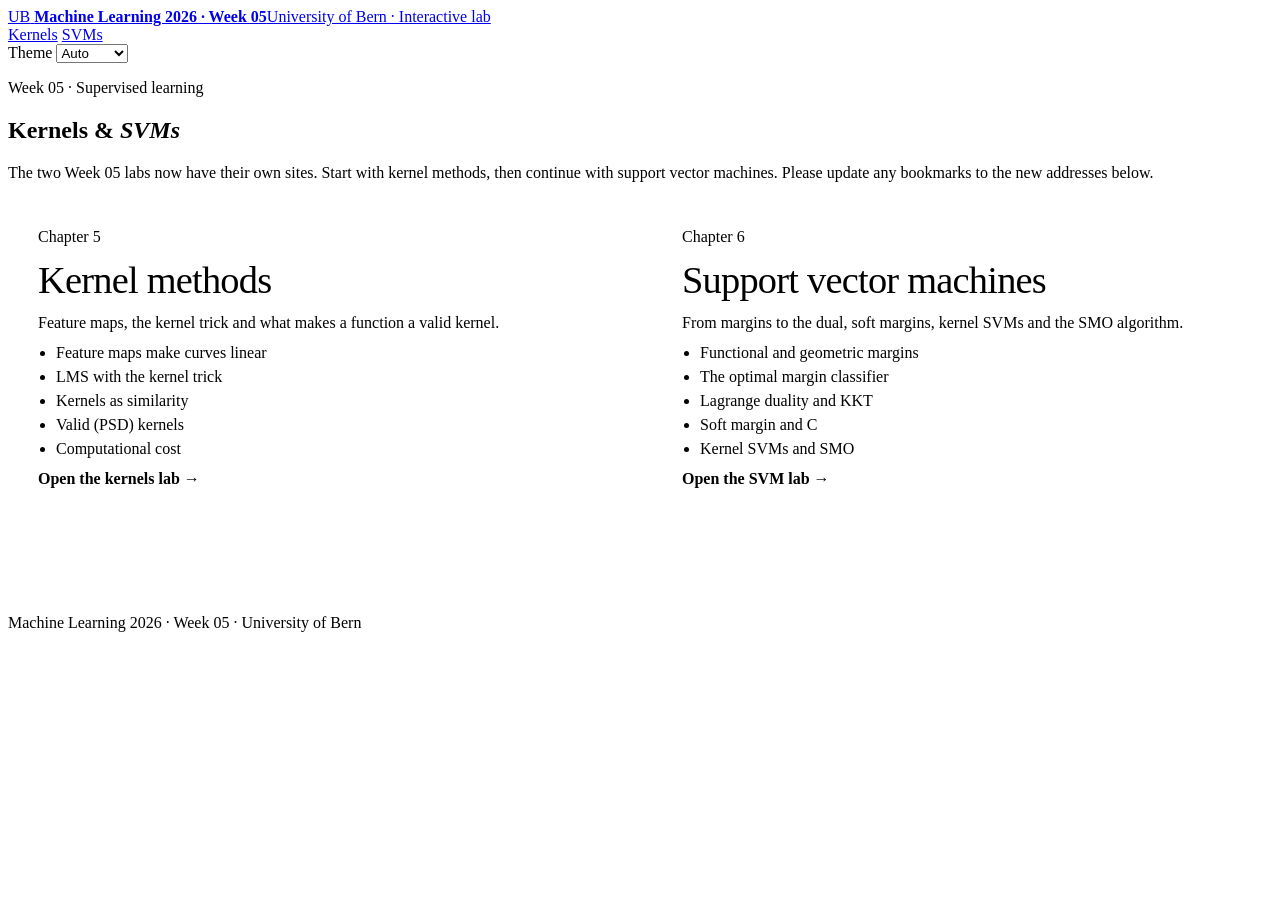
<file: src/index.src.html>
<!doctype html>
<html lang="en">
<head>
<meta charset="utf-8">
<meta name="viewport" content="width=device-width, initial-scale=1, viewport-fit=cover">
<title>Week 05 Interactive Labs</title>
<meta name="description" content="Interactive labs for Machine Learning 2026, Week 05: kernel methods and support vector machines.">
<link rel="preconnect" href="https://fonts.googleapis.com">
<link rel="preconnect" href="https://fonts.gstatic.com" crossorigin>
<link rel="stylesheet" href="https://fonts.googleapis.com/css2?family=Atkinson+Hyperlegible:ital,wght@0,400;0,700;1,400&family=Geist:wght@400;500;600;700&family=Geist+Mono:wght@400;600&family=Newsreader:ital,opsz,wght@0,6..72,400;0,6..72,500;1,6..72,400&display=swap">
<script>var t="reading";try{t=localStorage.getItem("w05-theme")||t;}catch(e){}if(t!=="auto")document.documentElement.setAttribute("data-theme",t);</script>
<!-- @inline lab.css -->
<style>
  .lab-cards { display: grid; grid-template-columns: repeat(2, minmax(0, 1fr)); gap: 24px; padding-bottom: 96px; }
  .lab-card { display: flex; flex-direction: column; gap: 12px; padding: 30px; border: 1px solid var(--line); border-radius: var(--radius); background: var(--surface); box-shadow: var(--shadow); color: inherit; text-decoration: none; transition: transform .15s ease, border-color .15s ease; }
  .lab-card:hover { transform: translateY(-2px); border-color: var(--primary); }
  .lab-card h2 { margin: 0; font-family: var(--font-display); font-weight: 400; font-size: clamp(28px, 3vw, 40px); letter-spacing: -.02em; }
  .lab-card p { margin: 0; color: var(--muted); }
  .lab-card ul { margin: 0; padding-left: 18px; color: var(--fg); font-size: 16px; display: grid; gap: 6px; }
  .lab-card .go { margin-top: auto; color: var(--primary); font-weight: 650; font-size: 16px; }
  @media (max-width: 760px) { .lab-cards { grid-template-columns: 1fr; } }
</style>
</head>
<body>
<header class="site-header">
  <div class="wrap">
    <a class="brand" href="./">
      <span class="crest" aria-hidden="true">UB</span>
      <span class="brand-text"><strong>Machine Learning 2026 · Week 05</strong><span>University of Bern · Interactive lab</span></span>
    </a>
    <div class="header-right">
      <nav class="site-nav" aria-label="Labs">
      <a href="https://sebastian-stapf.github.io/ml2026-week05-kernels/">Kernels</a>
      <a href="https://sebastian-stapf.github.io/ml2026-week05-svm/">SVMs</a>
    </nav>
      <label class="theme-pick"><span>Theme</span>
        <select id="theme-select" aria-label="Colour theme">
          <option value="auto">Auto</option>
          <option value="light">Light</option>
          <option value="reading">Reading</option>
          <option value="dark">Dark</option>
        </select>
      </label>
    </div>
  </div>
</header>
<main>
  <section class="wrap hero" style="grid-template-columns: 1fr">
    <div>
      <p class="eyebrow">Week 05 · Supervised learning</p>
      <h1>Kernels &amp; <em>SVMs</em></h1>
      <p class="hero-copy">The two Week 05 labs now have their own sites. Start with kernel methods, then continue with support vector machines. Please update any bookmarks to the new addresses below.</p>
    </div>
  </section>
  <section class="wrap lab-cards">
    <a class="lab-card" href="https://sebastian-stapf.github.io/ml2026-week05-kernels/">
      <p class="kicker" style="margin:0">Chapter 5</p>
      <h2>Kernel methods</h2>
      <p>Feature maps, the kernel trick and what makes a function a valid kernel.</p>
      <ul>
        <li>Feature maps make curves linear</li>
        <li>LMS with the kernel trick</li>
        <li>Kernels as similarity</li>
        <li>Valid (PSD) kernels</li>
        <li>Computational cost</li>
      </ul>
      <span class="go">Open the kernels lab →</span>
    </a>
    <a class="lab-card" href="https://sebastian-stapf.github.io/ml2026-week05-svm/">
      <p class="kicker" style="margin:0">Chapter 6</p>
      <h2>Support vector machines</h2>
      <p>From margins to the dual, soft margins, kernel SVMs and the SMO algorithm.</p>
      <ul>
        <li>Functional and geometric margins</li>
        <li>The optimal margin classifier</li>
        <li>Lagrange duality and KKT</li>
        <li>Soft margin and C</li>
        <li>Kernel SVMs and SMO</li>
      </ul>
      <span class="go">Open the SVM lab →</span>
    </a>
  </section>
</main>
<footer class="site-footer">
  <div class="wrap"><span>Machine Learning 2026 · Week 05 · University of Bern</span></div>
</footer>
<!-- @inline lab.js -->
</body>
</html>
</file>
